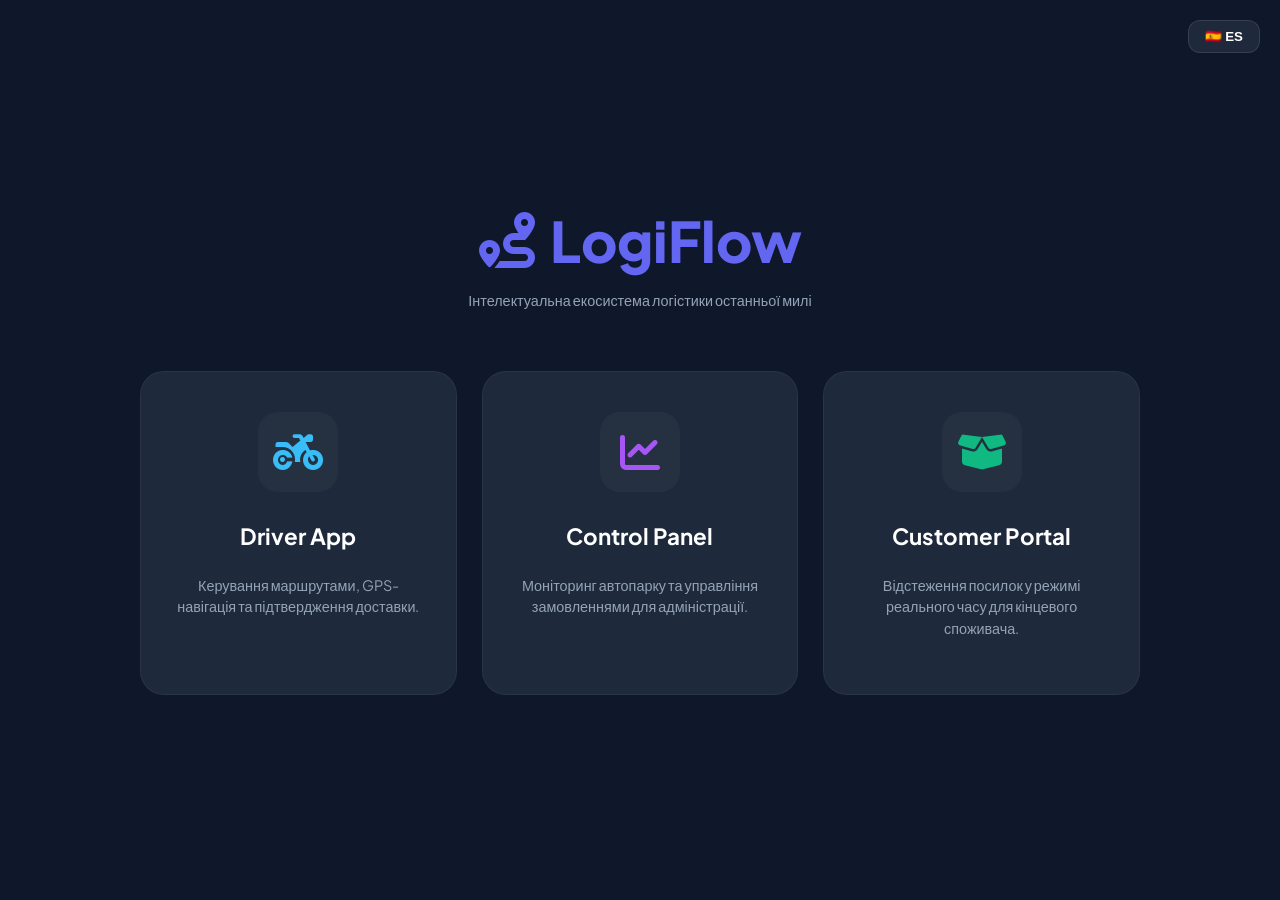
<file: index.html>
<!DOCTYPE html>
<html lang="es">

<head>
    <meta charset="UTF-8">
    <meta name="viewport" content="width=device-width, initial-scale=1.0">
    <title>LogiFlow | Logistics Ecosystem</title>
    <link rel="icon" type="image/png" href="logo.png">
    <link href="https://fonts.googleapis.com/css2?family=Plus+Jakarta+Sans:wght@400;600;800&display=swap"
        rel="stylesheet">
    <link rel="stylesheet" href="https://cdnjs.cloudflare.com/ajax/libs/font-awesome/6.4.0/css/all.min.css">

    <style>
        :root {
            --primary: #6366f1;
            --driver-color: #38bdf8;
            --admin-color: #a855f7;
            --client-color: #10b981;
            --bg: #0f172a;
            --card-bg: #1e293b;
            --text-main: #f8fafc;
            --text-muted: #94a3b8;
        }

        body {
            font-family: 'Plus Jakarta Sans', sans-serif;
            background-color: var(--bg);
            color: var(--text-main);
            margin: 0;
            display: flex;
            align-items: center;
            justify-content: center;
            min-height: 100vh;
            overflow-x: hidden;
        }

        .hub-container {
            text-align: center;
            max-width: 1000px;
            padding: 20px;
            z-index: 2;
        }

        .header {
            margin-bottom: 60px;
        }

        .logo-large {
            font-size: 3.5rem;
            font-weight: 800;
            color: var(--primary);
            margin-bottom: 10px;
            display: flex;
            align-items: center;
            justify-content: center;
            gap: 15px;
        }

        .grid {
            display: grid;
            grid-template-columns: repeat(3, 1fr);
            gap: 25px;
        }

        .app-card {
            background: var(--card-bg);
            padding: 40px 30px;
            border-radius: 24px;
            text-decoration: none;
            color: white;
            transition: all 0.4s cubic-bezier(0.175, 0.885, 0.32, 1.275);
            border: 1px solid rgba(255, 255, 255, 0.05);
            display: flex;
            flex-direction: column;
            align-items: center;
            position: relative;
            overflow: hidden;
        }

        /* Colores por Rol en Hover */
        .card-driver:hover {
            border-color: var(--driver-color);
            box-shadow: 0 10px 30px rgba(56, 189, 248, 0.2);
        }

        .card-admin:hover {
            border-color: var(--admin-color);
            box-shadow: 0 10px 30px rgba(168, 85, 247, 0.2);
        }

        .card-client:hover {
            border-color: var(--client-color);
            box-shadow: 0 10px 30px rgba(16, 185, 129, 0.2);
        }

        .app-card:hover {
            transform: translateY(-12px);
            background: rgba(255, 255, 255, 0.02);
        }

        .icon-circle {
            width: 80px;
            height: 80px;
            background: rgba(255, 255, 255, 0.03);
            border-radius: 20px;
            display: flex;
            align-items: center;
            justify-content: center;
            font-size: 2.5rem;
            margin-bottom: 20px;
            transition: 0.4s;
        }

        .card-driver .icon-circle {
            color: var(--driver-color);
        }

        .card-admin .icon-circle {
            color: var(--admin-color);
        }

        .card-client .icon-circle {
            color: var(--client-color);
        }

        .app-card:hover .icon-circle {
            transform: scale(1.1) rotate(-5deg);
            color: white;
        }

        .card-driver:hover .icon-circle {
            background: var(--driver-color);
        }

        .card-admin:hover .icon-circle {
            background: var(--admin-color);
        }

        .card-client:hover .icon-circle {
            background: var(--client-color);
        }

        h3 {
            margin: 10px 0;
            font-size: 1.4rem;
        }

        p {
            color: var(--text-muted);
            font-size: 0.9rem;
            line-height: 1.5;
        }

        @media (max-width: 768px) {
            .grid {
                grid-template-columns: 1fr;
            }
        }

        /* Language Toggle Style */
        .lang-toggle {
            position: fixed;
            top: 20px;
            right: 20px;
            background: var(--card-bg);
            border: 1px solid rgba(255, 255, 255, 0.1);
            color: white;
            padding: 8px 16px;
            border-radius: 12px;
            cursor: pointer;
            font-weight: 600;
            z-index: 100;
            transition: 0.3s;
        }

        .lang-toggle:hover {
            background: var(--primary);
            border-color: var(--primary);
        }
    </style>
</head>

<body>

    <button id="lang-btn" class="lang-toggle" onclick="toggleLanguage()">🇺🇦 UA</button>

    <div class="hub-container">
        <div class="header">
            <div class="logo-large"><i class="fas fa-route"></i><span>LogiFlow</span></div>
            <p class="subtitle" data-i18n="subtitle">Екосистема логістики останньої милі</p>
        </div>

        <div class="grid">
            <a href="login/login.html?role=driver" class="app-card card-driver">
                <div class="icon-circle"><i class="fas fa-motorcycle"></i></div>
                <h3 data-i18n="driverTitle">Driver App</h3>
                <p data-i18n="driverDesc">Керування маршрутами, GPS-навігація та підтвердження доставки.</p>
            </a>

            <a href="login/login.html?role=admin" class="app-card card-admin">
                <div class="icon-circle"><i class="fas fa-chart-line"></i></div>
                <h3 data-i18n="adminTitle">Control Panel</h3>
                <p data-i18n="adminDesc">Моніторинг автопарку та управління замовленнями для адміністрації.</p>
            </a>

            <a href="https://logiflow-client.netlify.app/" target="_blank" class="app-card card-client">
                <div class="icon-circle"><i class="fas fa-box-open"></i></div>
                <h3 data-i18n="clientTitle">Customer Portal</h3>
                <p data-i18n="clientDesc">Відстеження посилок у режимі реального часу для кінцевого споживача.</p>
            </a>
        </div>
    </div>

    <script>
        const TRANSLATIONS = {
            es: {
                subtitle: "Ecosistema inteligente de logística de última milla",
                driverTitle: "Driver App",
                driverDesc: "Gestión de rutas, navegación GPS y evidencias de entrega.",
                adminTitle: "Control Panel",
                adminDesc: "Monitorización de flota y gestión de pedidos para administración.",
                clientTitle: "Customer Portal",
                clientDesc: "Seguimiento de paquetes en tiempo real para el cliente final."
            },
            ua: {
                subtitle: "Інтелектуальна екосистема логістики останньої милі",
                driverTitle: "Driver App",
                driverDesc: "Керування маршрутами, GPS-навігація та підтвердження доставки.",
                adminTitle: "Control Panel",
                adminDesc: "Моніторинг автопарку та управління замовленнями для адміністрації.",
                clientTitle: "Customer Portal",
                clientDesc: "Відстеження посилок у режимі реального часу для кінцевого споживача."
            }
        };

        let currentLang = localStorage.getItem("logiflow_lang") || "ua";

        function updateUI() {
            document.querySelectorAll("[data-i18n]").forEach(el => {
                const key = el.getAttribute("data-i18n");
                el.textContent = TRANSLATIONS[currentLang][key];
            });
            document.getElementById("lang-btn").textContent = currentLang === "es" ? "🇺🇦 UA" : "🇪🇸 ES";
        }

        function toggleLanguage() {
            currentLang = currentLang === "es" ? "ua" : "es";
            localStorage.setItem("logiflow_lang", currentLang);
            updateUI();
        }

        document.addEventListener("DOMContentLoaded", updateUI);
    </script>

</body>

</html>
</file>
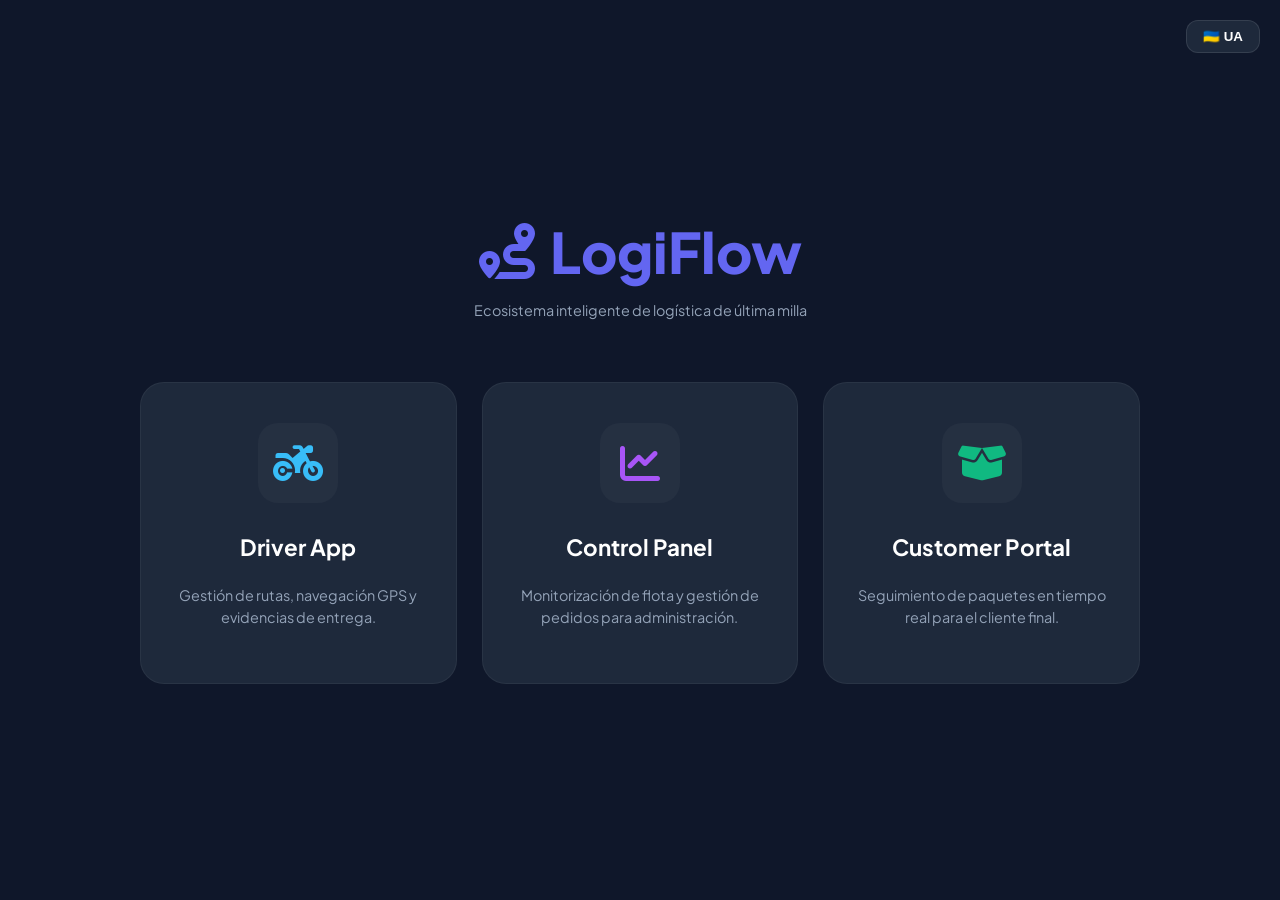
<file: logiflow.html>
<!DOCTYPE html>
<html lang="es">

<head>
    <meta charset="UTF-8">
    <meta name="viewport" content="width=device-width, initial-scale=1.0">
    <title>LogiFlow | Logistics Ecosystem</title>
    <link rel="icon" type="image/png" href="logo.png">
    <link href="https://fonts.googleapis.com/css2?family=Plus+Jakarta+Sans:wght@400;600;800&display=swap"
        rel="stylesheet">
    <link rel="stylesheet" href="https://cdnjs.cloudflare.com/ajax/libs/font-awesome/6.4.0/css/all.min.css">

    <style>
        :root {
            --primary: #6366f1;
            --driver-color: #38bdf8;
            --admin-color: #a855f7;
            --client-color: #10b981;
            --bg: #0f172a;
            --card-bg: #1e293b;
            --text-main: #f8fafc;
            --text-muted: #94a3b8;
        }

        body {
            font-family: 'Plus Jakarta Sans', sans-serif;
            background-color: var(--bg);
            color: var(--text-main);
            margin: 0;
            display: flex;
            align-items: center;
            justify-content: center;
            min-height: 100vh;
            overflow-x: hidden;
        }

        .hub-container {
            text-align: center;
            max-width: 1000px;
            padding: 20px;
            z-index: 2;
        }

        .header {
            margin-bottom: 60px;
        }

        .logo-large {
            font-size: 3.5rem;
            font-weight: 800;
            color: var(--primary);
            margin-bottom: 10px;
            display: flex;
            align-items: center;
            justify-content: center;
            gap: 15px;
        }

        .grid {
            display: grid;
            grid-template-columns: repeat(3, 1fr);
            gap: 25px;
        }

        .app-card {
            background: var(--card-bg);
            padding: 40px 30px;
            border-radius: 24px;
            text-decoration: none;
            color: white;
            transition: all 0.4s cubic-bezier(0.175, 0.885, 0.32, 1.275);
            border: 1px solid rgba(255, 255, 255, 0.05);
            display: flex;
            flex-direction: column;
            align-items: center;
            position: relative;
            overflow: hidden;
        }

        /* Colores por Rol en Hover */
        .card-driver:hover {
            border-color: var(--driver-color);
            box-shadow: 0 10px 30px rgba(56, 189, 248, 0.2);
        }

        .card-admin:hover {
            border-color: var(--admin-color);
            box-shadow: 0 10px 30px rgba(168, 85, 247, 0.2);
        }

        .card-client:hover {
            border-color: var(--client-color);
            box-shadow: 0 10px 30px rgba(16, 185, 129, 0.2);
        }

        .app-card:hover {
            transform: translateY(-12px);
            background: rgba(255, 255, 255, 0.02);
        }

        .icon-circle {
            width: 80px;
            height: 80px;
            background: rgba(255, 255, 255, 0.03);
            border-radius: 20px;
            display: flex;
            align-items: center;
            justify-content: center;
            font-size: 2.5rem;
            margin-bottom: 20px;
            transition: 0.4s;
        }

        .card-driver .icon-circle {
            color: var(--driver-color);
        }

        .card-admin .icon-circle {
            color: var(--admin-color);
        }

        .card-client .icon-circle {
            color: var(--client-color);
        }

        .app-card:hover .icon-circle {
            transform: scale(1.1) rotate(-5deg);
            color: white;
        }

        .card-driver:hover .icon-circle {
            background: var(--driver-color);
        }

        .card-admin:hover .icon-circle {
            background: var(--admin-color);
        }

        .card-client:hover .icon-circle {
            background: var(--client-color);
        }

        h3 {
            margin: 10px 0;
            font-size: 1.4rem;
        }

        p {
            color: var(--text-muted);
            font-size: 0.9rem;
            line-height: 1.5;
        }

        @media (max-width: 768px) {
            .grid {
                grid-template-columns: 1fr;
            }
        }

        /* Language Toggle Style */
        .lang-toggle {
            position: fixed;
            top: 20px;
            right: 20px;
            background: var(--card-bg);
            border: 1px solid rgba(255, 255, 255, 0.1);
            color: white;
            padding: 8px 16px;
            border-radius: 12px;
            cursor: pointer;
            font-weight: 600;
            z-index: 100;
            transition: 0.3s;
        }

        .lang-toggle:hover {
            background: var(--primary);
            border-color: var(--primary);
        }
    </style>
</head>

<body>

    <button id="lang-btn" class="lang-toggle" onclick="toggleLanguage()">🇺🇦 UA</button>

    <div class="hub-container">
        <div class="header">
            <div class="logo-large"><i class="fas fa-route"></i><span>LogiFlow</span></div>
            <p class="subtitle" data-i18n="subtitle">Екосистема логістики останньої милі</p>
        </div>

        <div class="grid">
            <a href="./login.html?role=driver" class="app-card card-driver">
                <div class="icon-circle"><i class="fas fa-motorcycle"></i></div>
                <h3 data-i18n="driverTitle">Driver App</h3>
                <p data-i18n="driverDesc">Керування маршрутами, GPS-навігація та підтвердження доставки.</p>
            </a>

            <a href="./login.html?role=admin" class="app-card card-admin">
                <div class="icon-circle"><i class="fas fa-chart-line"></i></div>
                <h3 data-i18n="adminTitle">Control Panel</h3>
                <p data-i18n="adminDesc">Моніторинг автопарку та управління замовленнями для адміністрації.</p>
            </a>

            <a href="https://logiflow-client.netlify.app/" target="_blank" class="app-card card-client">
                <div class="icon-circle"><i class="fas fa-box-open"></i></div>
                <h3 data-i18n="clientTitle">Customer Portal</h3>
                <p data-i18n="clientDesc">Відстеження посилок у режимі реального часу для кінцевого споживача.</p>
            </a>
        </div>
    </div>

    <script>
        const TRANSLATIONS = {
            es: {
                subtitle: "Ecosistema inteligente de logística de última milla",
                driverTitle: "Driver App",
                driverDesc: "Gestión de rutas, navegación GPS y evidencias de entrega.",
                adminTitle: "Control Panel",
                adminDesc: "Monitorización de flota y gestión de pedidos para administración.",
                clientTitle: "Customer Portal",
                clientDesc: "Seguimiento de paquetes en tiempo real para el cliente final."
            },
            ua: {
                subtitle: "Інтелектуальна екосистема логістики останньої милі",
                driverTitle: "Driver App",
                driverDesc: "Керування маршрутами, GPS-навігація та підтвердження доставки.",
                adminTitle: "Control Panel",
                adminDesc: "Моніторинг автопарку та управління замовленнями для адміністрації.",
                clientTitle: "Customer Portal",
                clientDesc: "Відстеження посилок у режимі реального часу для кінцевого споживача."
            }
        };

        let currentLang = localStorage.getItem("logiflow_lang") || "ua";

        function updateUI() {
            document.querySelectorAll("[data-i18n]").forEach(el => {
                const key = el.getAttribute("data-i18n");
                el.textContent = TRANSLATIONS[currentLang][key];
            });
            document.getElementById("lang-btn").textContent = currentLang === "es" ? "🇺🇦 UA" : "🇪🇸 ES";
        }

        function toggleLanguage() {
            currentLang = currentLang === "es" ? "ua" : "es";
            localStorage.setItem("logiflow_lang", currentLang);
            updateUI();
        }

        document.addEventListener("DOMContentLoaded", updateUI);
    </script>

</body>

</html>
</file>
